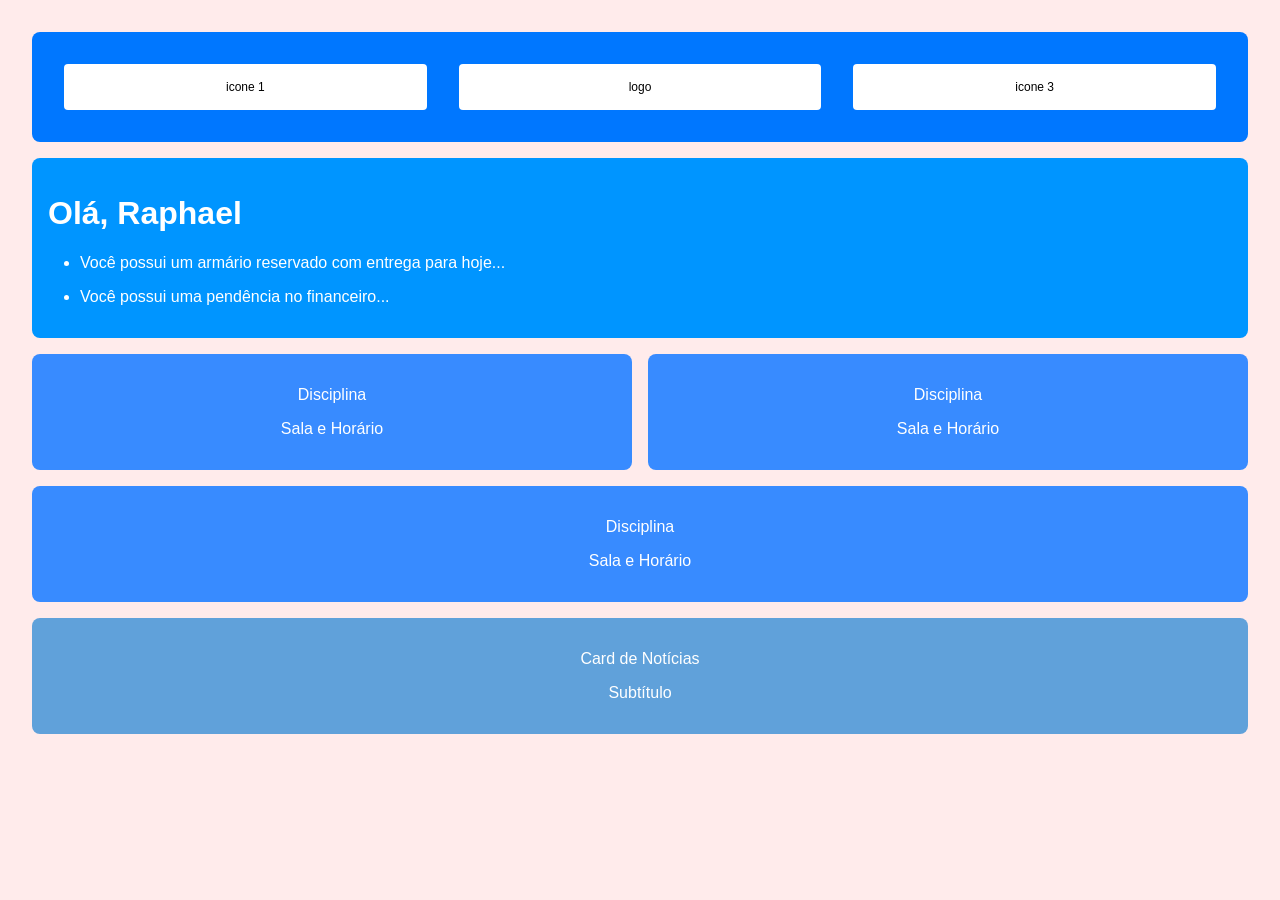
<file: 02 - Grid e Responsividade/index.html>
<!DOCTYPE html>
<html lang="pt-BR">
<head>
    <meta charset="UTF-8">
    <meta name="viewport" content="width=device-width, initial-scale=1.0">
    <title>Dashboard App Inatel</title>
    <link rel="stylesheet" href="styles.css">
</head>
<body>
    <div class="container">
        <!-- Header -->
        <div class="header">
            <div class="header-item">icone 1</div>
            <div class="header-item">logo</div>
            <div class="header-item">icone 3</div>
        </div>
    
        <!-- Mensagens -->
        <div class="mensagens">
            <h1>Olá, Raphael</h1>
            <ul>
                <li>Você possui um armário reservado com entrega para hoje...</li>
                <li>Você possui uma pendência no financeiro...</li>
            </ul>
        </div>
    
        <!-- Aulas -->
        <div class="aulas">
            <div class="disciplina">
                <p>Disciplina</p>
                <p>Sala e Horário</p>
            </div>
            <div class="disciplina">
                <p>Disciplina</p>
                <p>Sala e Horário</p>
            </div>
            <div class="disciplina">
                <p>Disciplina</p>
                <p>Sala e Horário</p>
            </div>
        </div>
    
        <!-- Notícias -->
        <div class="noticias">
            <p>Card de Notícias</p>
            <p>Subtítulo</p>
        </div>
    </div>
</body>
</html>
</file>
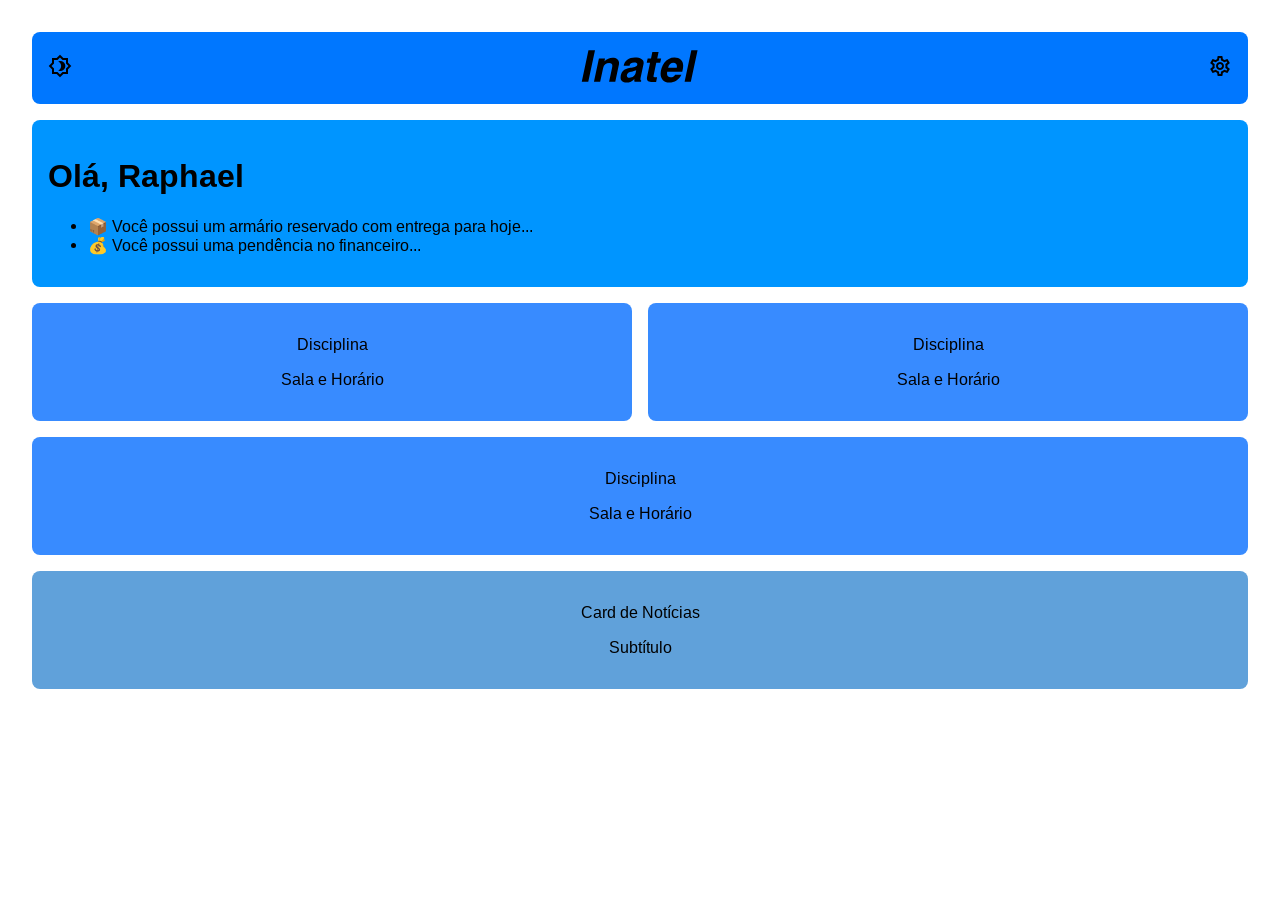
<file: 03 - Cores, Tipografia e Ícones/index.html>
<!DOCTYPE html>
<html lang="pt-BR">
<head>
    <meta charset="UTF-8">
    <meta name="viewport" content="width=device-width, initial-scale=1.0">
    <title>Dashboard App Inatel</title>
    <link rel="stylesheet" href="styles.css">
    <link href="https://fonts.googleapis.com/css2?family=Arimo&display=swap" rel="stylesheet">
    <link href="https://fonts.googleapis.com/icon?family=Material+Icons+Outlined" rel="stylesheet">
    <link rel="stylesheet" href="https://fonts.googleapis.com/css2?family=Material+Symbols+Outlined:opsz,wght,FILL,GRAD@24,400,0,0&icon_names=brightness_4" /><body>
    <div class="container">
        <!-- Header -->
        <div class="header">
            <div id="menu-Brightness-item" class="menu-item">
                <span class="material-symbols-outlined">brightness_4</span>            </div>
            <div class="logo_inatel-item">
                <svg class="svg_logo_inatel" xmlns="http://www.w3.org/2000/svg" viewBox="100 150 390 116"><path class="path_logo" d="M127.455,156.988h21.287l-21.859,102.835H105.69L127.455,156.988L127.455,156.988z M225.618,208.048	l-10.941,51.775H194.51l9.726-45.911c0.286-1.168,0.477-2.312,0.62-3.456c0.143-1.144,0.214-2.145,0.214-3.027	c0-2.86-0.834-4.982-2.527-6.412c-1.668-1.407-4.147-2.122-7.461-2.122c-5.078,0-9.392,1.406-12.968,4.219 c-3.552,2.836-5.888,6.698-6.96,11.633l-9.559,45.076h-20.31l16.186-75.946h19.905l-2.002,9.559 c3.957-3.886,8.105-6.794,12.491-8.701c4.362-1.907,9.011-2.86,13.945-2.86c6.508,0,11.656,1.501,15.447,4.529 c3.79,3.027,5.697,7.151,5.697,12.372c0,1.239-0.096,2.55-0.286,3.933S226.143,205.855,225.618,208.048L225.618,208.048z	 M282.709,222.636c-3.29,1.455-7.318,2.646-12.038,3.6c-4.744,0.954-7.557,1.55-8.438,1.788c-3.218,0.978-5.674,2.526-7.414,4.648	c-1.716,2.122-2.574,4.672-2.574,7.652c0,2.074,0.739,3.719,2.24,4.887c1.478,1.168,3.552,1.74,6.222,1.74	c5.078,0,9.487-1.574,13.206-4.721s6.15-7.342,7.271-12.61L282.709,222.636L282.709,222.636z M306.333,202.613l-9.154,43.145	c-0.238,1.313-0.405,2.432-0.524,3.361s-0.167,1.717-0.167,2.385c0,1.168,0.167,2.098,0.548,2.789 c0.381,0.715,1.049,1.406,2.026,2.098l-0.763,3.432h-21.025c-0.048-0.285-0.143-0.643-0.286-1.119	c-0.381-1.813-0.572-3.076-0.572-3.768c0-0.428,0.048-1,0.119-1.715c0.072-0.74,0.167-1.574,0.31-2.551	c-3.218,3.861-7.032,6.793-11.49,8.818c-4.458,2.027-9.344,3.053-14.708,3.053c-5.721,0-10.274-1.455-13.659-4.338	c-3.361-2.885-5.054-6.771-5.054-11.658c0-9.51,2.574-16.876,7.724-22.097c5.125-5.197,13.206-8.629,24.171-10.25	c1.788-0.287,4.195-0.645,7.271-1.049c10.131-1.168,15.185-4.53,15.185-10.108c0-2.098-0.834-3.623-2.527-4.577	c-1.669-0.954-4.338-1.43-8.033-1.43c-4.195,0-7.581,0.93-10.131,2.813c-2.574,1.883-4.052,4.529-4.481,7.914h-19.166	c1.359-8.2,5.292-14.684,11.824-19.451c6.507-4.768,14.731-7.151,24.672-7.151c8.987,0,15.971,1.454,20.954,4.362	s7.484,6.984,7.484,12.205c0,0.834-0.047,1.668-0.143,2.503C306.642,201.063,306.5,201.874,306.333,202.613L306.333,202.613z	 M335.081,163.281h20.31l-4.338,20.595h12.634l-3.004,14.303h-12.776l-8.844,42.026c0,0.238-0.048,0.547-0.144,0.93	c-0.095,0.404-0.144,0.668-0.144,0.811c0,1.119,0.549,1.93,1.67,2.406c1.119,0.502,3.051,0.74,5.792,0.74h4.409l-3.289,15.303	c-1.168,0.049-2.717,0.096-4.672,0.145c-3.528,0.094-5.84,0.143-6.913,0.143c-6.508,0-11.18-0.883-14.017-2.646	c-2.837-1.787-4.267-4.672-4.267-8.678c0-1.119,0.118-2.455,0.357-4.051c0.214-1.574,0.596-3.6,1.12-6.08l8.701-41.048h-10.752	l3.004-14.303h10.895L335.081,163.281L335.081,163.281z M432.339,227.213H383.4c-0.167,1.025-0.311,2.026-0.405,3.004	s-0.144,1.835-0.144,2.574c0,4.1,0.978,7.199,2.956,9.297s4.911,3.146,8.772,3.146c3.266,0,6.031-0.668,8.344-1.979	c2.313-1.334,4.434-3.48,6.389-6.46h20.309c-3.576,7.962-8.914,14.208-16.018,18.761c-7.105,4.553-14.994,6.842-23.695,6.842	c-8.63,0-15.424-2.551-20.43-7.676c-5.006-5.127-7.508-12.016-7.508-20.692c0-6.197,1.096-12.609,3.289-19.236	c2.17-6.627,5.077-12.325,8.725-17.092c4.172-5.435,9.059-9.559,14.588-12.348c5.531-2.789,11.633-4.195,18.283-4.195	c8.939,0,15.924,2.36,20.955,7.104c5.029,4.72,7.531,11.275,7.531,19.666c0,2.193-0.213,4.696-0.666,7.534	C434.246,218.322,433.458,222.232,432.339,227.213L432.339,227.213z M414.46,213.912c0.143-1.119,0.262-2.098,0.334-2.955	c0.07-0.858,0.096-1.55,0.096-2.05c0-3.385-0.979-6.031-2.957-7.914s-4.768-2.813-8.344-2.813c-4.146,0-7.676,1.335-10.607,4.005	s-5.172,6.579-6.697,11.728H414.46L414.46,213.912z M461.826,156.988h20.311l-21.932,102.835h-20.262L461.826,156.988	L461.826,156.988z"></path></svg>            </div>
            <div class="settings-item">
                <span class="material-icons-outlined">settings</span>
            </div>
        </div>
    
        <!-- Mensagens -->
        <div class="mensagens">
            <h1>Olá, Raphael</h1>
            <ul class="lista-mensagens">
                <li class="mensagem-item">📦 Você possui um armário reservado com entrega para hoje...</li>
                <li class="mensagem-item">💰 Você possui uma pendência no financeiro...</li>
            </ul>
        </div>
        
    
        <!-- Aulas -->
        <div class="aulas">
            <div class="disciplina">
                <p>Disciplina</p>
                <p>Sala e Horário</p>
            </div>
            <div class="disciplina">
                <p>Disciplina</p>
                <p>Sala e Horário</p>
            </div>
            <div class="disciplina">
                <p>Disciplina</p>
                <p>Sala e Horário</p>
            </div>
        </div>
    
        <!-- Notícias -->
        <div class="noticias">
            <p>Card de Notícias</p>
            <p>Subtítulo</p>
        </div>
    </div>

    <!-- Tema Menu -->
    <div id="theme-menu" class="theme-menu">
        <button onclick="changeTheme('light')">Tema Claro</button>
        <button onclick="changeTheme('dark')">Tema Escuro</button>
    </div>

    <script src="script.js"></script>
</body>
</html>
</file>
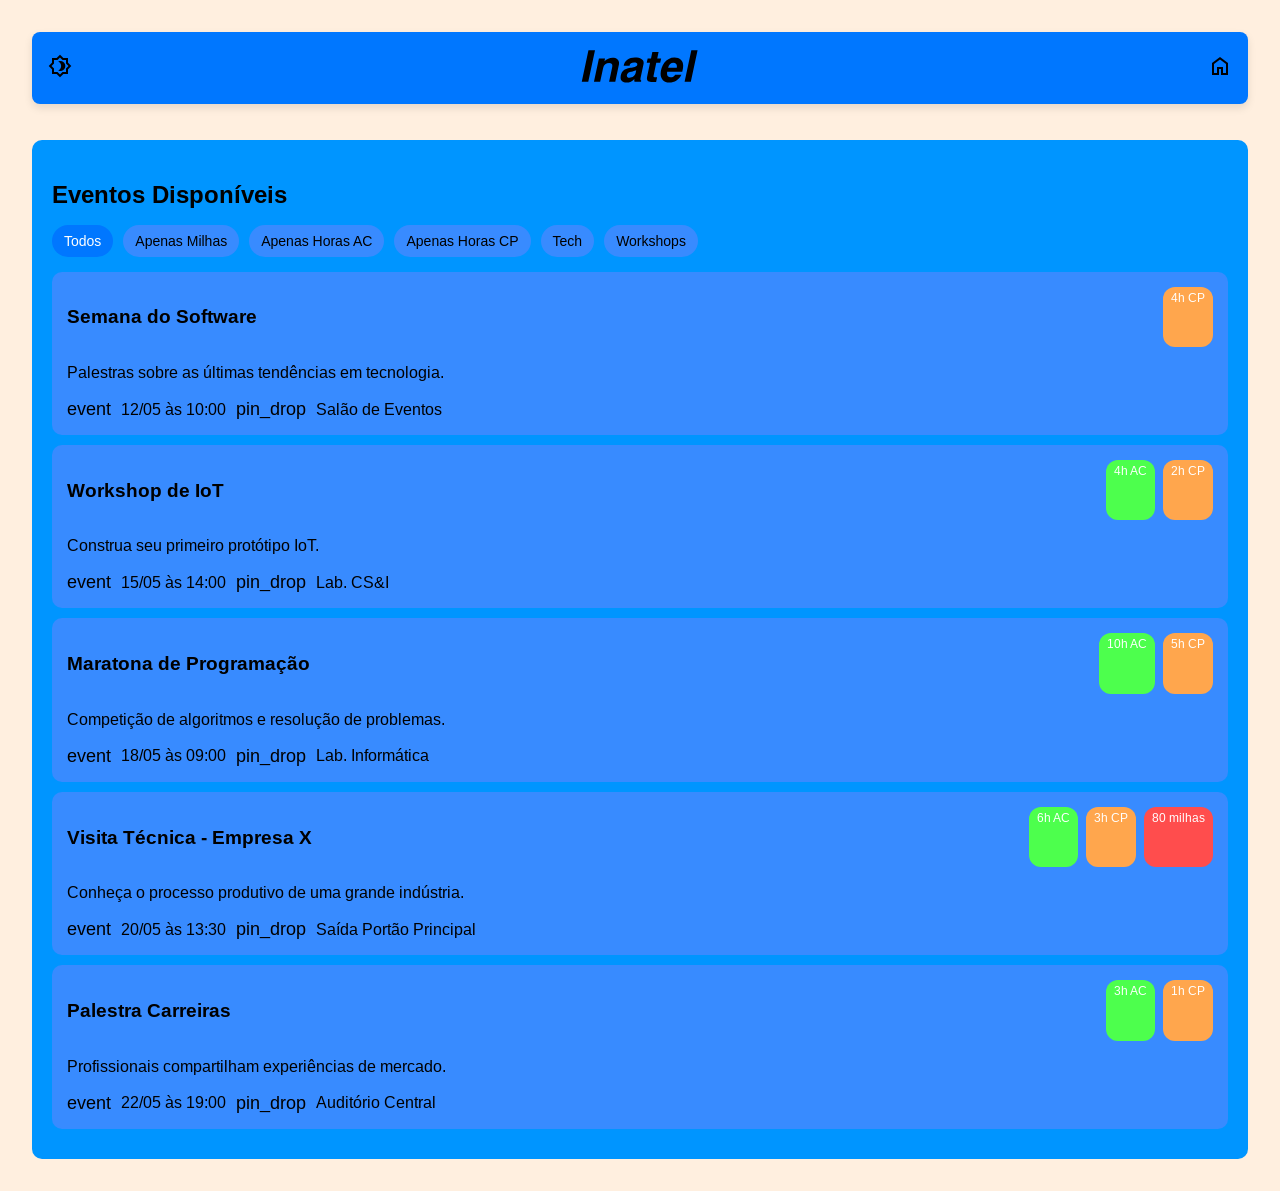
<file: 07 -  Versao com Função News/eventos.html>
<!DOCTYPE html>
<html lang="pt-BR">
<head>
    <meta charset="UTF-8">
    <meta name="viewport" content="width=device-width, initial-scale=1.0">
    <title>Eventos - Dashboard App Inatel</title>
    <link href="https://fonts.googleapis.com/css2?family=Arimo&display=swap" rel="stylesheet">
    <link href="https://fonts.googleapis.com/icon?family=Material+Icons+Outlined" rel="stylesheet">
    <link href="https://fonts.googleapis.com/css2?family=Material+Symbols+Outlined:opsz,wght,FILL,GRAD@24,400,0,0&icon_names=brightness_4" rel="stylesheet"/>
    <link href="https://fonts.googleapis.com/css2?family=Material+Symbols+Outlined:opsz,wght,FILL,GRAD@24,400,0,0" rel="stylesheet"/>
    <link rel="stylesheet" href="styles.css">
</head>
<body>
    <div class="container">
        <!-- Header -->
        <div class="header">
            <div id="menu-Brightness-item" class="menu-item">
                <span class="material-symbols-outlined">brightness_4</span>
            </div>
            <div class="logo_inatel-item">
                <svg class="svg_logo_inatel" xmlns="http://www.w3.org/2000/svg" viewBox="100 150 390 116"><path class="path_logo" d="M127.455,156.988h21.287l-21.859,102.835H105.69L127.455,156.988L127.455,156.988z M225.618,208.048	l-10.941,51.775H194.51l9.726-45.911c0.286-1.168,0.477-2.312,0.62-3.456c0.143-1.144,0.214-2.145,0.214-3.027	c0-2.86-0.834-4.982-2.527-6.412c-1.668-1.407-4.147-2.122-7.461-2.122c-5.078,0-9.392,1.406-12.968,4.219 c-3.552,2.836-5.888,6.698-6.96,11.633l-9.559,45.076h-20.31l16.186-75.946h19.905l-2.002,9.559 c3.957-3.886,8.105-6.794,12.491-8.701c4.362-1.907,9.011-2.86,13.945-2.86c6.508,0,11.656,1.501,15.447,4.529 c3.79,3.027,5.697,7.151,5.697,12.372c0,1.239-0.096,2.55-0.286,3.933S226.143,205.855,225.618,208.048L225.618,208.048z	 M282.709,222.636c-3.29,1.455-7.318,2.646-12.038,3.6c-4.744,0.954-7.557,1.55-8.438,1.788c-3.218,0.978-5.674,2.526-7.414,4.648	c-1.716,2.122-2.574,4.672-2.574,7.652c0,2.074,0.739,3.719,2.24,4.887c1.478,1.168,3.552,1.74,6.222,1.74	c5.078,0,9.487-1.574,13.206-4.721s6.15-7.342,7.271-12.61L282.709,222.636L282.709,222.636z M306.333,202.613l-9.154,43.145	c-0.238,1.313-0.405,2.432-0.524,3.361s-0.167,1.717-0.167,2.385c0,1.168,0.167,2.098,0.548,2.789 c0.381,0.715,1.049,1.406,2.026,2.098l-0.763,3.432h-21.025c-0.048-0.285-0.143-0.643-0.286-1.119	c-0.381-1.813-0.572-3.076-0.572-3.768c0-0.428,0.048-1,0.119-1.715c0.072-0.74,0.167-1.574,0.31-2.551	c-3.218,3.861-7.032,6.793-11.49,8.818c-4.458,2.027-9.344,3.053-14.708,3.053c-5.721,0-10.274-1.455-13.659-4.338	c-3.361-2.885-5.054-6.771-5.054-11.658c0-9.51,2.574-16.876,7.724-22.097c5.125-5.197,13.206-8.629,24.171-10.25	c1.788-0.287,4.195-0.645,7.271-1.049c10.131-1.168,15.185-4.53,15.185-10.108c0-2.098-0.834-3.623-2.527-4.577	c-1.669-0.954-4.338-1.43-8.033-1.43c-4.195,0-7.581,0.93-10.131,2.813c-2.574,1.883-4.052,4.529-4.481,7.914h-19.166	c1.359-8.2,5.292-14.684,11.824-19.451c6.507-4.768,14.731-7.151,24.672-7.151c8.987,0,15.971,1.454,20.954,4.362	s7.484,6.984,7.484,12.205c0,0.834-0.047,1.668-0.143,2.503C306.642,201.063,306.5,201.874,306.333,202.613L306.333,202.613z	 M335.081,163.281h20.31l-4.338,20.595h12.634l-3.004,14.303h-12.776l-8.844,42.026c0,0.238-0.048,0.547-0.144,0.93	c-0.095,0.404-0.144,0.668-0.144,0.811c0,1.119,0.549,1.93,1.67,2.406c1.119,0.502,3.051,0.74,5.792,0.74h4.409l-3.289,15.303	c-1.168,0.049-2.717,0.096-4.672,0.145c-3.528,0.094-5.84,0.143-6.913,0.143c-6.508,0-11.18-0.883-14.017-2.646	c-2.837-1.787-4.267-4.672-4.267-8.678c0-1.119,0.118-2.455,0.357-4.051c0.214-1.574,0.596-3.6,1.12-6.08l8.701-41.048h-10.752	l3.004-14.303h10.895L335.081,163.281L335.081,163.281z M432.339,227.213H383.4c-0.167,1.025-0.311,2.026-0.405,3.004	s-0.144,1.835-0.144,2.574c0,4.1,0.978,7.199,2.956,9.297s4.911,3.146,8.772,3.146c3.266,0,6.031-0.668,8.344-1.979	c2.313-1.334,4.434-3.48,6.389-6.46h20.309c-3.576,7.962-8.914,14.208-16.018,18.761c-7.105,4.553-14.994,6.842-23.695,6.842	c-8.63,0-15.424-2.551-20.43-7.676c-5.006-5.127-7.508-12.016-7.508-20.692c0-6.197,1.096-12.609,3.289-19.236	c2.17-6.627,5.077-12.325,8.725-17.092c4.172-5.435,9.059-9.559,14.588-12.348c5.531-2.789,11.633-4.195,18.283-4.195	c8.939,0,15.924,2.36,20.955,7.104c5.029,4.72,7.531,11.275,7.531,19.666c0,2.193-0.213,4.696-0.666,7.534	C434.246,218.322,433.458,222.232,432.339,227.213L432.339,227.213z M414.46,213.912c0.143-1.119,0.262-2.098,0.334-2.955	c0.07-0.858,0.096-1.55,0.096-2.05c0-3.385-0.979-6.031-2.957-7.914s-4.768-2.813-8.344-2.813c-4.146,0-7.676,1.335-10.607,4.005	s-5.172,6.579-6.697,11.728H414.46L414.46,213.912z M461.826,156.988h20.311l-21.932,102.835h-20.262L461.826,156.988	L461.826,156.988z"></path></svg>
            </div>
            <div class="settings-item">
                <span class="material-symbols-outlined">home</span>
            </div>
        </div>

        <div class="eventos-section">
            <h2>Eventos Disponíveis</h2>
            <eventos-component></eventos-component>
        </div>
    </div>

    <!-- Tema Menu -->
    <div id="theme-menu" class="theme-menu">
        <button onclick="changeTheme('light')">Tema Claro</button>
        <button onclick="changeTheme('dark')">Tema Escuro</button>
    </div>

    <!-- Scripts -->
    <script src="eventos_componente.js"></script>
    <script src="script.js"></script>
</body>
</html>
</file>
<file: 02 - Grid e Responsividade/styles.css>
/* Estilos gerais */
body {
    margin: 16px;
    font-family: Arial, sans-serif;
    background-color: #ffebeb;
}

.container {
    display: flex;
    flex-direction: column;
    gap: 16px; /* Espaçamento entre os contêineres */
    padding: 16px; /* Margens internas */
    
    margin:  auto; /* Centraliza o container */
}

/* Header */
.header {
    background-color: #0077ff;
    padding: 16px;
    border-radius: 8px;
    color: #000000;
    display: flex;
    justify-content: space-between;
    align-items: center;
}

.header-item {
    background-color: #ffffff;
    padding: 16px 16px;
    border-radius: 4px;
    text-align: center;
    font-size: 12px;
    flex: 1;
    margin: 16px; /* Espaçamento entre os itens */
}

/* Mensagens */
.mensagens {
    background-color: #0095ff;
    padding: 16px;
    border-radius: 8px;
    color: white;
}

.mensagens ul {
    margin: 16px;
    padding-left: 16px;
}

.mensagens li {
    margin-bottom: 16px; /* Espaçamento entre as mensagens */
}

/* Aulas */
.aulas {
    display: flex;
    flex-wrap: wrap;
    gap: 16px; /* Espaçamento entre as disciplinas */
}

.disciplina {
    background-color: #388bff;
    padding: 16px;
    border-radius: 8px;
    color: white;
    flex: 1 1 calc(33.33% - 16px); /* 3 disciplinas por linha em telas maiores */
    text-align: center;
}

.disciplina p {
    margin: 16px;
}

/* Notícias */
.noticias {
    background-color: #60a1da;
    padding: 16px;
    border-radius: 8px;
    color: white;
    text-align: center;
}

.noticias p {
    margin: 16px;
}

/* Responsividade para telas menores que 768px */
@media (max-width: 768px) {
    .aulas {
        flex-direction: column; /* Muda o layout para coluna em telas menores */
    }

    .disciplina {
        flex: 1 1 100%; /* As disciplinas ocupam 100% da largura */
    }
}
</file>
<file: 03 - Cores, Tipografia e Ícones/styles.css>
:root {
    --primary-color: #0077ff;
    --secondary-color: #0095ff;
    --background-color: #ffffff;
    --text-color: #000000;
    --card-color: #388bff;
    --news-color: #60a1da;
}
[data-theme="light"] {
    --primary-color: #007CF0;
    --secondary-color: #009dff;
    --background-color: #ffffff;
    --text-color: #000000;
    --card-color: #0070F0;
    --news-color: #009dff;
    --svg-fill:#000000;
}
[data-theme="dark"] {
    --primary-color: #005FCC;
    --secondary-color: #0066aa;
    --background-color: #121212;
    --text-color: #ffffff;
    --card-color: #00489b;
    --news-color: #00548c;
    --svg-fill:#ffffff;
}

body {
    margin: 16px;
    font-family: 'Arimo', sans-serif;
    background-color: var(--background-color);
    color: var(--text-color);
}

.container {
    display: flex;
    flex-direction: column;
    gap: 16px;
    padding: 16px;
    margin: auto;
}

.header {
    background-color: var(--primary-color);
    padding: 16px;
    border-radius: 8px;
    color: var(--text-color);
    display: flex;
    justify-content: space-between;
    align-items: center;
}


.svg_logo_inatel {
    width: 120px;
    height: auto;
    fill: var(--svg-fill);
}

.mensagens {
    background-color: var(--secondary-color);
    padding: 16px;
    border-radius: 8px;
    color: var(--text-color);
}

.lista-mensagens {
    max-height: 150px; /* Limite para evitar rolagem excessiva */
    overflow-y: auto;
}

.mensagem-item {
    padding: px 0;
}

.aulas {
    display: flex;
    flex-wrap: wrap;
    gap: 16px;
}

.disciplina {
    background-color: var(--card-color);
    padding: 16px;
    border-radius: 8px;
    color: var(--text-color);
    flex: 1 1 calc(33.33% - 16px);
    text-align: center;
}

.noticias {
    background-color: var(--news-color);
    padding: 16px;
    border-radius: 8px;
    color: var(--text-color);
    text-align: center;
}

.theme-menu {
    position: fixed;
    top: 50%;
    left: 50%;
    transform: translate(-50%, -50%); /* Centraliza o menu */
    background-color: var(--secondary-color);
    padding: 10px;
    border-radius: 8px;
    box-shadow: 0 0 10px rgba(0, 0, 0, 0.2);
    z-index: 9999;
    display: none;
}

.theme-menu.show {
    display: block;
}

.theme-menu button {
    padding: 10px;
    margin: 10px;
    border: none;
    border-radius: 8px;
    cursor: pointer;
    color: var(--text-color);
    background-color: var(--card-color);
}

.theme-menu button:hover {
    background-color: var(--primary-color);
}

@media (max-width: 768px) {
    .aulas {
        flex-direction: column;
    }

    .disciplina {
        flex: 1 1 100%;
    }
}
</file>
<file: 07 -  Versao com Função News/styles.css>
:root {
    --primary-color: #0077ff;
    --secondary-color: #0095ff;
    --background-color: #ffefdf;
    --text-color: #000000;
    --card-color: #388bff;
    --news-color: #60a1da;
    --frequencia: #126ae2;
    --prova: #126ae2;
    --nota-baixa: #ff4d4d;
    --nota-media: #ffa64d;
    --nota-alta: #4dff4d;
    --svg-fill: #000000;
}

[data-theme="dark"] {
    --primary-color: #005FCC;
    --secondary-color: #0066aa;
    --background-color: #121212;
    --text-color: #ffffff;
    --card-color: #00489b;
    --news-color: #00548c;
    --svg-fill: #ffffff;
}

/* Body */
body {
    margin: 16px;
    font-family: 'Arimo', sans-serif;
    background-color: var(--background-color);
    color: var(--text-color);
}

/* Container */
.container {
    display: flex;
    flex-direction: column;
    gap: 16px;
    padding: 16px;
    margin: auto;
}

/* Header */
.header {
    background-color: var(--primary-color);
    padding: 16px;
    border-radius: 8px;
    color: var(--text-color);
    display: flex;
    justify-content: space-between;
    align-items: center;
    box-shadow: 0px 4px 8px rgba(0, 0, 0, 0.1);
}
.svg_logo_inatel {
    width: 120px;
    height: auto;
    fill: var(--svg-fill);
}

/* Mensagens */
.mensagens {
    background-color: var(--secondary-color);
    padding: 16px;
    border-radius: 8px;
    color: var(--text-color);
    box-shadow: 0px 4px 8px rgba(0, 0, 0, 0.1);
}
.lista-mensagens {
    max-height: 150px; /* Limite para evitar rolagem excessiva */
    overflow-y: auto;
}
.mensagem-item {
    padding: px 0;
}

/* Aulas */
.aulas {
    display: flex;
    flex-wrap: wrap;
    gap: 16px;
    
}


/* Notícias (Carrossel) */
.carousel-container {
    position: relative;
    overflow: hidden;
    background-color: var(--news-color);
    border-radius: 10px;
    margin: 20px auto; /* Centraliza o contêiner */
    box-shadow: 0px 4px 8px rgba(0, 0, 0, 0.1);
    width: 100%; /* Define a largura do contêiner */
    
}

.carousel {
    display: flex; /* faça essa alteração */
    transition: transform 0.5s ease-in-out; /* inclua a animação */
}
.card {
    min-width: 300px; /* Largura mínima para cada card */
    min-width: 100%;
    text-align: center;
}
.card img {
    width: 100%;
    border-top-right-radius: 10px;
    border-top-left-radius: 10px;
    height: 200px; /* Altura fixa para as imagens */
    object-fit: cover; /* Garante que a imagem cubra o espaço */
    box-shadow: 0px 4px 8px rgba(0, 0, 0, 0.1);
}
.info {
    padding: 10px;
}
.icon {
    font-size: 15px;
    margin-left: 5px;
    margin-right: 2px;
    width: 18px;
    display: inline-block;
    vertical-align: middle;
}
#prevBtn, #nextBtn { 
    position: absolute;
    top: 30%;
    transform: translateY(-50%);
    background: rgba(0, 0, 0, 0.5);
    color: white;
    border: none;
    padding: 10px;
    cursor: pointer;
    font-size: 10px;
    z-index: 10; /* Garante que os botões fiquem acima dos cards */
}
#prevBtn {
    left: 10px;
}
#nextBtn {
    right: 10px;
}

/* Menu Oculto */
.theme-menu {
    position: fixed;
    top: 50%;
    left: 50%;
    transform: translate(-50%, -50%); /* Centraliza o menu */
    background-color: var(--secondary-color);
    padding: 10px;
    border-radius: 8px;
    box-shadow: 0 0 10px rgba(0, 0, 0, 0.2);
    z-index: 9999;
    display: none;
}
.theme-menu.show {
    display: block;
}
.theme-menu button {
    padding: 10px;
    margin: 10px;
    border: none;
    border-radius: 8px;
    cursor: pointer;
    color: var(--text-color);
    background-color: var(--card-color);
    box-shadow: 0px 2px 4px rgba(0, 0, 0, 0.1);

}
.theme-menu button:hover {
    background-color: var(--primary-color);
    box-shadow: 0px 2px 4px rgba(0, 0, 0, 0.1);
}



/* Responsividade */
@media (max-width: 768px) {
    .aulas {
        flex-direction: column;
    }
    .disciplina {
        flex: 1 1 100%;
    }
}


.eventos-section {
    background-color: var(--secondary-color);
    padding: 16px;
    border-radius: 8px;
    margin-top: 20px;
}

.eventos-section h2 {
    margin-bottom: 15px;
    color: var(--text-color);
}
.eventos-section {
    background-color: var(--secondary-color);
    padding: 20px;
    border-radius: 10px;
    margin-top: 20px;
}

.eventos-section h2 {
    color: var(--text-color);
    margin-bottom: 15px;
}

.evento-card {
    transition: transform 0.2s ease;
}

.evento-card:hover {
    transform: translateY(-3px);
}
</file>
